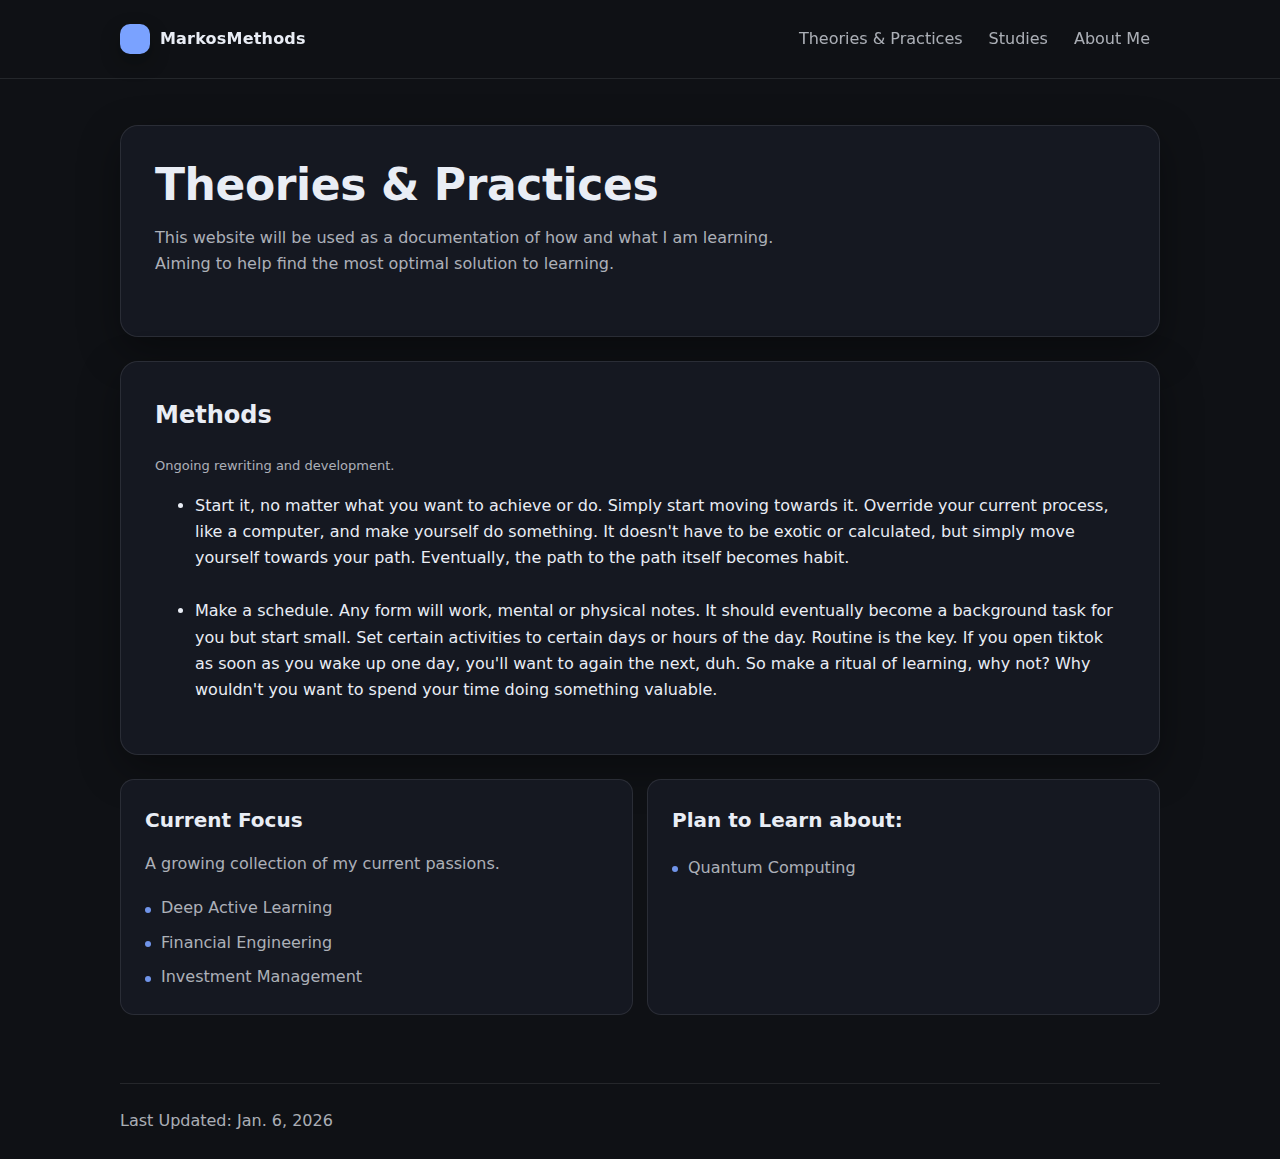
<file: index.html>
<!doctype html>
<html lang="en" data-theme="dark">
<head>
  <meta charset="utf-8" />
  <meta name="viewport" content="width=device-width, initial-scale=1" />
  <title>MarkosMethods - Theories & Practices</title>
  <meta name="description" content="MarkosMethods: notes, theories, practices, and projects from my learning journey." />
  <link rel="stylesheet" href="assets/css/styles.css" />
  <script defer src="assets/js/main.js"></script>
</head>
<body>
  <!-- Header -->
  <a class="skip-link" href="#content">Skip to content</a>
  <header class="header">
    <div class="container">
      <nav class="nav" aria-label="Primary">
        <a class="brand" href="index.html">
          <span class="logo" aria-hidden="true"></span>
          <span>MarkosMethods</span>
        </a>

        <div class="navlinks">
          <a data-nav href="index.html">Theories & Practices</a>
          <a data-nav href="projects.html">Studies</a>
                    <a data-nav href="About.html">About Me</a>


        </div>

     
      </nav>
    </div>
  </header>

  <main id="content" class="container">
    <section class="hero">
      <div class="hero-card">
        <div class="hero-inner">
          <h1>Theories & Practices</h1>
          <p class="lead">
            This website will be used as a documentation of how and what I am learning. <br>Aiming to help find the most optimal solution to learning.

          </p>
         
        </div>
      </div>
    </section>

<section class="article" aria-label="Starter content">
      <h2>Methods</h2>
      <p class="small">Ongoing rewriting and development.</p>
      <ul>
        <li>Start it, no matter what you want to achieve or do. Simply start moving towards it. Override your current process, like a computer, and make yourself do something. It doesn't have to be exotic or calculated,
            but simply move yourself towards your path. Eventually, the path to the path itself becomes habit.
        </li>
<br>
<li>Make a schedule. Any form will work, mental or physical notes. It should eventually become a background task for you but start small. Set certain activities to certain days or hours of the day.
    Routine is the key. If you open tiktok as soon as you wake up one day, you'll want to again the next, duh. So make a ritual of learning, why not? Why wouldn't you want to spend your time doing something
    valuable.
</li>

      </ul>
    </section>
   
    <section class="grid" aria-label="Highlights">
      <article class="card half">
        <h2>Current Focus</h2>
        <p>
          A growing collection of my current passions. 
        </p>
       <ul class="list-items">
              <li>Deep Active Learning</li>

  <li>Financial Engineering</li>
  <li>Investment Management</li>
</ul>
      </article>

      <article class="card half">
        <h2>Plan to Learn about:</h2>
        

       <ul class="list-items">
        <li>Quantum Computing</li>
</ul>

      </article>
<!-- 
      <article class="card third">
        <h3>Current Focus</h3>
        <ul class="list-items">
              <li>Deep Active Learning</li>

  <li>Financial Engineering</li>
</ul>
     <hr class="sep" />  
      </article>

     <article class="card third">
        <h3>What I Track</h3>
        <p>What I built, what broke, what I learned, what’s next.</p>
        <hr class="sep" />
        <p class="kbd">Ship → Review → Refactor</p>
      </article>
-->
      
    </section> 

    

    <div style="height:22px;"></div>

    <footer class="footer">
      <div>Last Updated: Jan. 6, 2026</div>
    </footer>
  </main>

  <script>
    document.getElementById("year").textContent = new Date().getFullYear();
  </script>
</body>
</html>
</file>
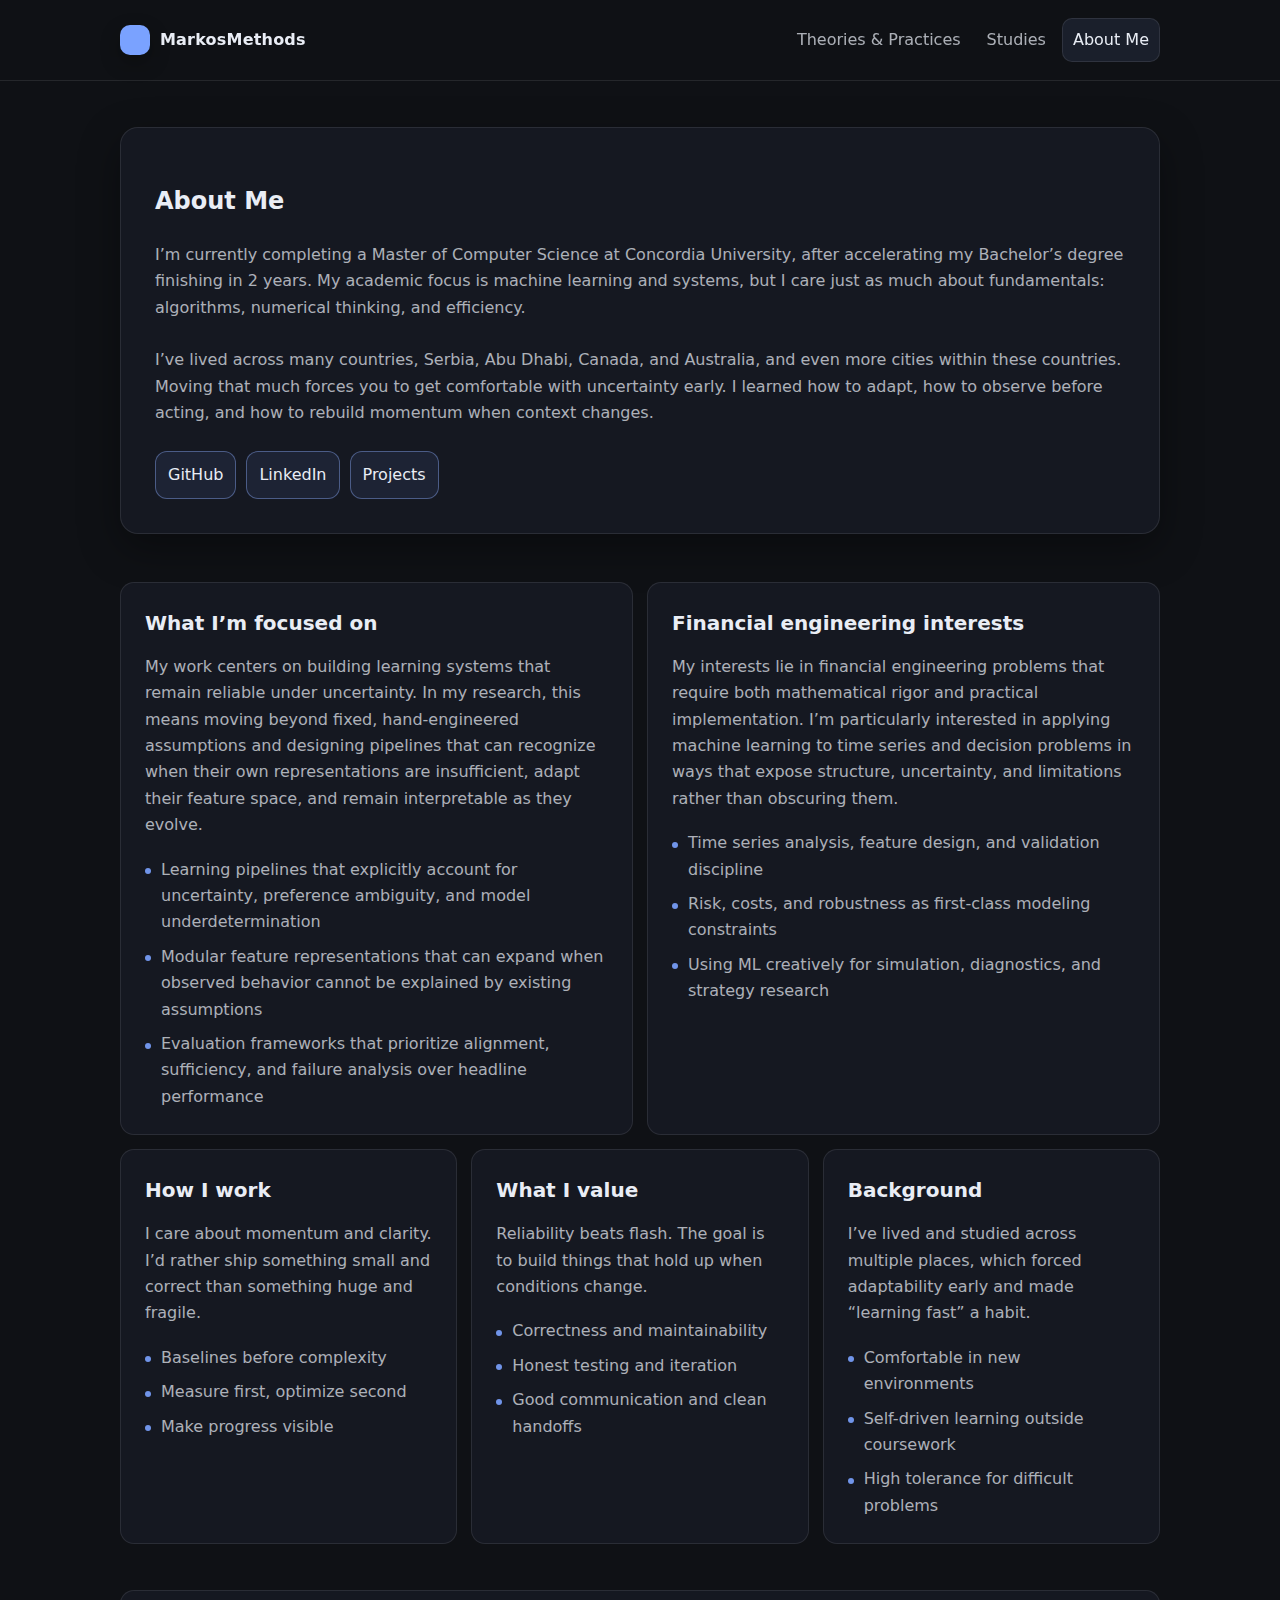
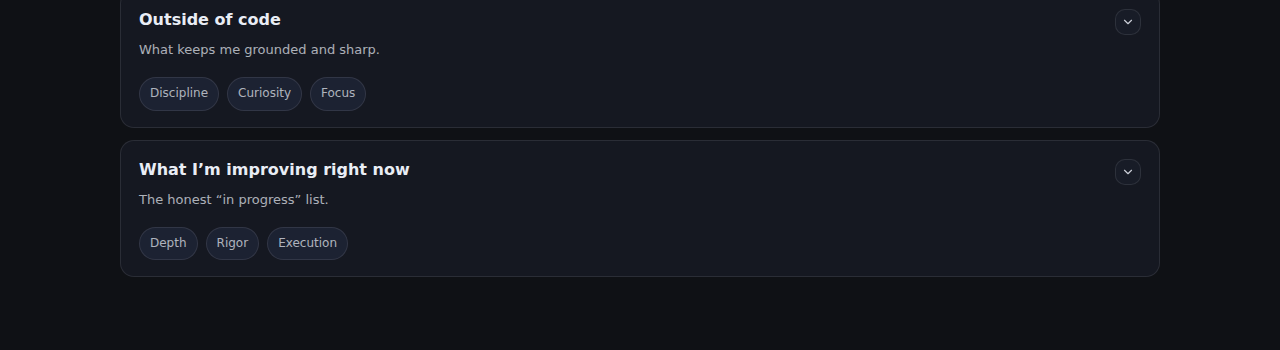
<file: About.html>
<!doctype html>
<html lang="en" data-theme="dark">
<head>
  <meta charset="utf-8" />
  <meta name="viewport" content="width=device-width, initial-scale=1" />
  <title>MarkosMethods — About Me</title>
  <meta name="description" content="About Marko Matijevic — CS master's student interested in ML systems, algorithms, and quantitative finance." />
  <link rel="stylesheet" href="assets/css/styles.css" />
  <script defer src="assets/js/main.js"></script>
</head>
<body>
  <a class="skip-link" href="#content">Skip to content</a>

  <header class="header">
    <div class="container">
      <nav class="nav" aria-label="Primary">
        <a class="brand" href="index.html">
          <span class="logo" aria-hidden="true"></span>
          <span>MarkosMethods</span>
        </a>

        <div class="navlinks">
          <a data-nav href="index.html">Theories & Practices</a>
          <a data-nav href="projects.html">Studies</a>
          <a data-nav href="About.html" aria-current="page">About Me</a>
        </div>

       
      </nav>
    </div>
  </header>

  <main id="content" class="container">
  <section class="hero">
    <div class="hero-card">
      <h2>About Me</h2>
      <p class="lead2">
        I’m currently completing a Master of Computer Science at Concordia University, after
        accelerating my Bachelor’s degree finishing in 2 years. My academic focus is machine learning and systems,
        but I care just as much about fundamentals: algorithms, numerical thinking, and efficiency.
      
<br><br>
      
        I’ve lived across many countries, Serbia, Abu Dhabi, Canada, and Australia, and even more cities within these countries.
        Moving that much forces you to get comfortable with uncertainty early. I learned how to adapt, how to observe before acting, and how to rebuild momentum when context changes.
      
      </p>

      

      <div style="display:flex; gap:10px; flex-wrap:wrap; margin-top: var(--s3);">
        <a class="btn primary" href="https://github.com/marko-604" target="_blank" rel="noopener noreferrer">GitHub</a>
        <a class="btn primary" href="https://www.linkedin.com/in/marko-matijevic-257529296/" target="_blank" rel="noopener noreferrer">LinkedIn</a>
        <a class="btn primary" href="https://marko-604.github.io/" target="_blank" rel="noopener noreferrer">Projects</a>
      </div>
    </div>
  </section>

  <section class="grid" aria-label="About overview">
    <article class="card half">
      <h2>What I’m focused on</h2>
      <p>
       My work centers on building learning systems that remain reliable under uncertainty. In my research, this means moving beyond fixed, hand-engineered assumptions and designing pipelines that can recognize when their own representations are insufficient, adapt their feature space, and remain interpretable as they evolve.
      </p>
      <ul class="list-items">
        <li>Learning pipelines that explicitly account for uncertainty, preference ambiguity, and model underdetermination</li>
        <li>Modular feature representations that can expand when observed behavior cannot be explained by existing assumptions</li>
        <li>Evaluation frameworks that prioritize alignment, sufficiency, and failure analysis over headline performance</li>
      </ul>
    </article>

    <article class="card half">
  <h2>Financial engineering interests</h2>
  <p>
    My interests lie in financial engineering problems that require both mathematical rigor and practical
    implementation. I’m particularly interested in applying machine learning to time series and decision problems
    in ways that expose structure, uncertainty, and limitations rather than obscuring them.
  </p>
  <ul class="list-items">
    <li>Time series analysis, feature design, and validation discipline</li>
    <li>Risk, costs, and robustness as first-class modeling constraints</li>
    <li>Using ML creatively for simulation, diagnostics, and strategy research</li>
  </ul>
</article>


    <article class="card third">
      <h2>How I work</h2>
      <p>
        I care about momentum and clarity. I’d rather ship something small and correct than something huge and fragile.
      </p>
      <ul class="list-items">
        <li>Baselines before complexity</li>
        <li>Measure first, optimize second</li>
        <li>Make progress visible</li>
      </ul>
    </article>

    <article class="card third">
      <h2>What I value</h2>
      <p>
        Reliability beats flash. The goal is to build things that hold up when conditions change.
      </p>
      <ul class="list-items">
        <li>Correctness and maintainability</li>
        <li>Honest testing and iteration</li>
        <li>Good communication and clean handoffs</li>
      </ul>
    </article>

    <article class="card third">
      <h2>Background</h2>
      <p>
        I’ve lived and studied across multiple places, which forced adaptability early and made “learning fast” a habit.
      </p>
      <ul class="list-items">
        <li>Comfortable in new environments</li>
        <li>Self-driven learning outside coursework</li>
        <li>High tolerance for difficult problems</li>
      </ul>
    </article>
  </section>



  <section class="accordion" aria-label="More about me">
    <details class="study">
      <summary>
        <div class="summary-main">
          <div class="summary-title">Outside of code</div>
          <div class="summary-sub">What keeps me grounded and sharp.</div>
          <div class="pills" aria-hidden="true">
            <span class="pill">Discipline</span>
            <span class="pill">Curiosity</span>
            <span class="pill">Focus</span>
          </div>
        </div>
        <span class="chev" aria-hidden="true">
          <svg viewBox="0 0 24 24" fill="none">
            <path d="M6 9l6 6 6-6" stroke="currentColor" stroke-width="2"
                  stroke-linecap="round" stroke-linejoin="round"/>
          </svg>
        </span>
      </summary>

      <div class="study-body">
        <ul class="list-items">
          <li>Consistency habits: showing up even when motivation isn’t there</li>
          <li>Curiosity habits: feeding into new hobbies to keep my drive for learning high.</li>
          <li>Reflection practices like meditation to keep attention under control</li>
          <li>I am starting to learn how to play the piano, very poorly, but the start has begun.</li>
          <li>I am learning how to speak new languages, with a focus right now on Portugese.</li>
        </ul>
      </div>
    </details>

    <details class="study">
      <summary>
        <div class="summary-main">
          <div class="summary-title">What I’m improving right now</div>
          <div class="summary-sub">The honest “in progress” list.</div>
          <div class="pills" aria-hidden="true">
            <span class="pill">Depth</span>
            <span class="pill">Rigor</span>
            <span class="pill">Execution</span>
          </div>
        </div>
        <span class="chev" aria-hidden="true">
          <svg viewBox="0 0 24 24" fill="none">
            <path d="M6 9l6 6 6-6" stroke="currentColor" stroke-width="2"
                  stroke-linecap="round" stroke-linejoin="round"/>
          </svg>
        </span>
      </summary>

      <div class="study-body">
        <ul class="list-items">
          <li>Stronger fundamentals: numerical methods, algorithms, probability</li>
          <li>Better documentation so projects stay reusable over time</li>
                    <li>More disciplined evaluation: less guessing, more testing</li>
         
        </ul>
      </div>
    </details>
  </section>
<footer>
  <p> <br></p>
</footer>
 
</main>
</body>
</html>
</file>
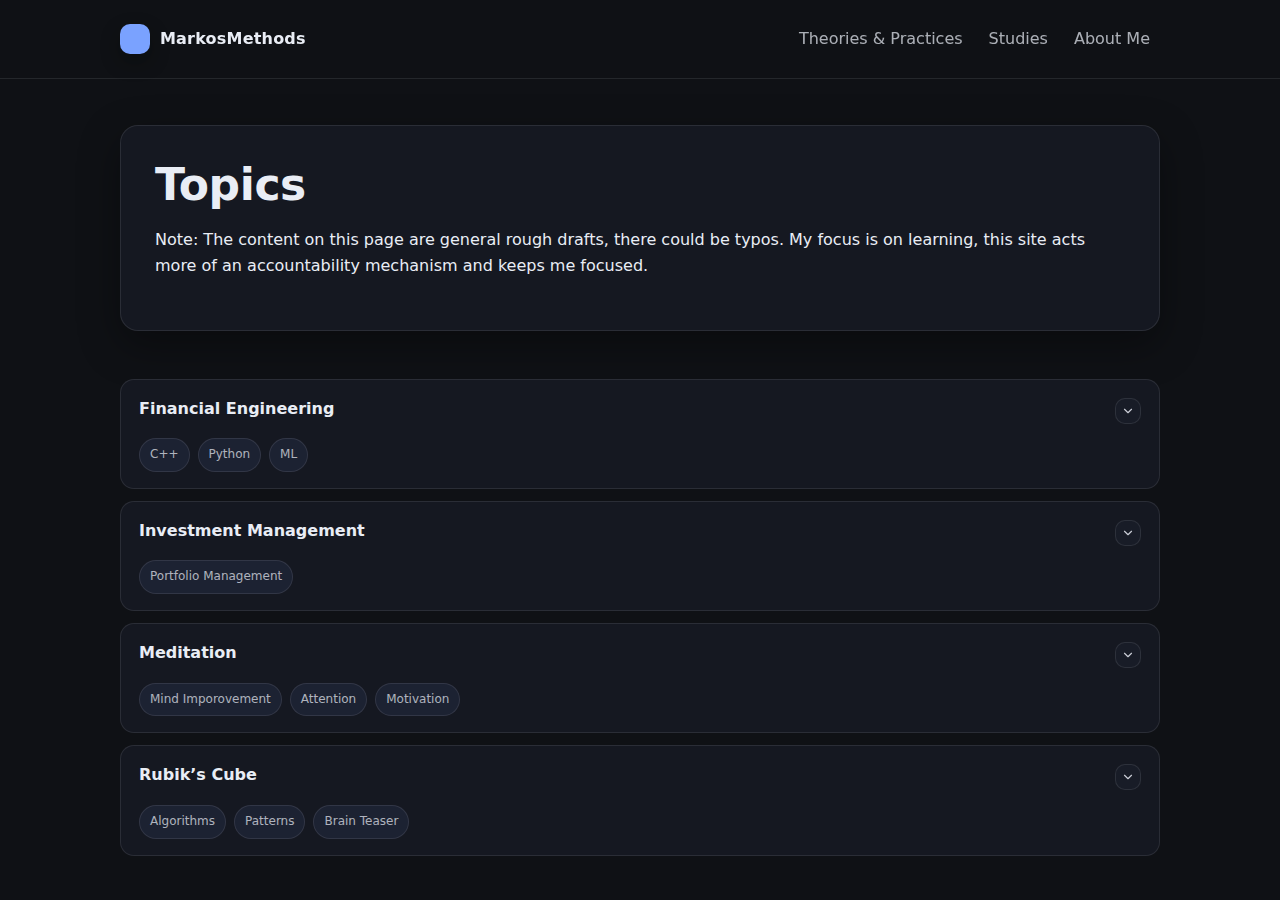
<file: projects.html>
<!doctype html>
<html lang="en" data-theme="dark">
<head>
  <meta charset="utf-8" />
  <meta name="viewport" content="width=device-width, initial-scale=1" />
  <title>MarkosMethods - Studies</title>
  <meta name="description" content="Focused study notes and experiments by MarkosMethods." />
  <link rel="stylesheet" href="assets/css/styles.css" />
  <script defer src="assets/js/main.js"></script>
</head>
<body>
  <a class="skip-link" href="#content">Skip to content</a>

  <header class="header">
    <div class="container">
      <nav class="nav" aria-label="Primary">
        <a class="brand" href="index.html">
          <span class="logo" aria-hidden="true"></span>
          <span>MarkosMethods</span>
        </a>

        <div class="navlinks">
          <a data-nav href="index.html">Theories & Practices</a>
          <a data-nav href="projects.html">Studies</a>
                    <a data-nav href="About.html">About Me</a>

        </div>

        
      </nav>
    </div>
  </header>

  <main id="content" class="container">
    <section class="hero">
      <div class="hero-card">
        <h1>Topics</h1>
        <p>Note: The content on this page are general rough drafts, there could be typos. My focus is on learning, this site acts more of 
          an accountability mechanism and keeps me focused.
        </p>
       <!-- <p class="lead">
          Each section is a topic I have or am pursuing.
        </p>-->
      </div>
    </section>

    <section class="accordion" aria-label="Study topics">

      <!-- STUDY 1 -->
      <details class="study">
        <summary>
          <div class="summary-main">
            <div class="summary-title">Financial Engineering</div>
            <!-- <div class="summary-sub">Input buffering, coyote time, acceleration curves, jump tuning.</div> -->
            <div class="pills" aria-hidden="true">
              <span class="pill">C++</span>
              <span class="pill">Python</span>
              <span class="pill">ML</span>
            </div>
          </div>

          <span class="chev" aria-hidden="true">
            <svg viewBox="0 0 24 24" fill="none">
              <path d="M6 9l6 6 6-6" stroke="currentColor" stroke-width="2" stroke-linecap="round" stroke-linejoin="round"/>
            </svg>
          </span>
        </summary>

        <div class="study-body">
          <p>
            Goals: Learn about and break into quant and develop my own strategy & enviroment.
          </p>

          <div class="study-grid">
            <div class="study-panel">
              <h3>Study Guide:</h3>
              <ul>
                <li>One topic. One hour. One Day.</li>
                <li>Regularly cycle between 2 subjects.</li>
                <li>Review concepts for subject 1 on Saturday and subject 2 on Sunday.</li>
                
              </ul>
            </div>
           <div class="study-panel half">
  <h3>Theory to Study</h3>

  <ul class="course-list">
    

    <li class="course">
      <span class="course-title">Stochastic Processes</span>
      <span class="course-sub">Markov chains, Brownian motion, martingales</span>
    </li>

    <li class="course">
      <span class="course-title">Stochastic Calculus</span>
      <span class="course-sub">Ito calculus, SDEs, continuous-time models</span>
    </li>

    <li class="course">
      <span class="course-title">Time Series Analysis</span>
      <span class="course-sub">Stationarity, ARIMA, volatility modeling</span>
    </li>

    <li class="course">
      <span class="course-title">Market Microstructure</span>
      <span class="course-sub">Order books, liquidity, transaction costs</span>
    </li>
  </ul>
</div>


            <div class="study-panel half">
              <h3>Theory Studied</h3>
              
                        <ul class="course-list">
    <li class="course">

      <span class="course-title">Financial Mathematics  <span class="kbd">in progress</span> </span>
      <span class="course-sub">No-arbitrage pricing, replication, derivatives</span>
    </li>

                        

</ul>


            </div>

            <div class="study-panel half">
  <h3>Books to Read</h3>
  <p>List of books I plan to read. Unlikely to change until the current reading is finished.</p>

  <ul class="book-list">
    <li class="book">
      <span class="book-title">Introduction to C++ for Financial Engineers</span>
      <span class="book-author">Daniel J. Duffy</span>
    </li>

    </ul>
</div>


            <div class="study-panel half">
  <h3>Books In-Progress / Complete</h3>

  <ul class="book-list">
    <li class="book">
      <span class="book-title">Statistics of Financial Markets   <span class="kbd">in progress</span>  </span>
      <span class="book-author">
        Jürgen Franke, Wolfgang Härdle, Christian M. Hafner
      </span>
    </li>
  </ul>
</div>

            

            <!-- <div class="study-panel">
              <h3>Links</h3>
              <ul>
                <li><a href="#" target="_blank" rel="noopener noreferrer">Demo build</a></li>
                <li><a href="#" target="_blank" rel="noopener noreferrer">Related repo / prototype</a></li>
                <li><a href="journey.html">Log updates in Journey</a></li>
              </ul>
            </div> -->
          </div>
        </div>
      </details>





















<details class="study">
        <summary>
          <div class="summary-main">
            <div class="summary-title">Investment Management</div>
            
            <div class="pills" aria-hidden="true">
              <span class="pill">Portfolio Management</span>
            </div>
            
          </div>

          <span class="chev" aria-hidden="true">
            <svg viewBox="0 0 24 24" fill="none">
              <path d="M6 9l6 6 6-6" stroke="currentColor" stroke-width="2" stroke-linecap="round" stroke-linejoin="round"/>
            </svg>
          </span>
        </summary>

        <div class="study-body">
          <p>
            Goals: Learn about and break into investment management.
          </p>

          <div class="study-grid">
            <div class="study-panel">
              <h3>Study Guide:</h3>
              <ul>
                <li>One topic. One hour. One Day.</li>
                <li>Regularly cycle between 2 subjects.</li>
                <li>Review concepts for subject 1 on Saturday and subject 2 on Sunday.</li>
                
              </ul>
            </div>
           


            

            <div class="study-panel half">
  <h3>Books to Read</h3>
  <p>List of books I plan to read. Unlikely to change until the current reading is finished.</p>

  <ul class="book-list">
    <li class="book">
    <!--  <span class="book-title">Introduction to C++ for Financial Engineers</span>
      <span class="book-author">Daniel J. Duffy</span> -->
    </li>

    </ul>
</div>


            <div class="study-panel half">
  <h3>Books In-Progress / Complete</h3>

  <ul class="book-list">
    <li class="book">
      <span class="book-title">Investment Management<span class="kbd">in progress</span>  </span>
      <span class="book-author">
        Stephen Lofthouse
      </span>
    </li>
  </ul>
</div>

            

            <!-- <div class="study-panel">
              <h3>Links</h3>
              <ul>
                <li><a href="#" target="_blank" rel="noopener noreferrer">Demo build</a></li>
                <li><a href="#" target="_blank" rel="noopener noreferrer">Related repo / prototype</a></li>
                <li><a href="journey.html">Log updates in Journey</a></li>
              </ul>
            </div> -->
          </div>
        </div>
      </details>

















































<details class="study">
        <summary>
          <div class="summary-main">
            <div class="summary-title"> Meditation</div>
            
            
            <div class="pills" aria-hidden="true">
              <span class="pill">Mind Imporovement</span>
              <span class="pill">Attention</span>
                <span class="pill">Motivation</span>

              
            </div>
            
          </div>

          <span class="chev" aria-hidden="true">
            <svg viewBox="0 0 24 24" fill="none">
              <path d="M6 9l6 6 6-6" stroke="currentColor" stroke-width="2" stroke-linecap="round" stroke-linejoin="round"/>
            </svg>
          </span>
        </summary>



        


        <div class="study-body">
          <p>Goal: "Reclaim" the mind and enable unrestricted thought.</p>

          
          <div class="study-grid">


            <div class="study-panel">
        <h3>Deep-Dive</h3>
            <ul>
          <li>The core of meditation is built on the idea of freeing the mind. Many will argue, "I can't meditate I think too much", but thats exactly who can most benefit.
          </li>
          <li>In order to follow the best sequence for true mental progress is: <ol> <li>The body</li> <li>The mind</li> <li>The soul</li></ol> 
        
          Obviously, each step takes more and more "effort". Not to discourage the 'user', but to my knowledge, only very very few can even get to the mental stage, and the soul stage is what Jesus was able to achieve.
        
          <br> Fortunately, the body stage is "fairly" easy to practice. You should note that this 'freeing' feeling should not be chased. It should seek you. You will know when you need to
          participate. Each person needs to find their own zone of meditation.
        </li>

        <li>

Meditation can be easily practiced, there is no time constraint, no physical constraint, and no obligations. All it takes is spending some time in your own head.          
        </li>

        <li>

          Meditation doesn't have to be a fancy thing. If you're on the metro or bus, try to close your eyes and tune out the world around you, picture yourself elsewhere, and try your hardest to "convince" yourself of that altered reality. That process is what meditation is, except for wherever you are. Becoming 'nothing' is the goal.


        </li>
        </ul>


            </div>

      <div class="study-panel">
        <h3>The Body - Becoming 'Nothing'</h3>
            <ul>
              
              <li>This state is not an end goal, it is a process, but understanding the process is a key the success of your meditation. Similarly mentioned before, tuning out 
                world around you is part of that nothing. 
              </li>
              <li>To reach this state, it really depends what your brain is most comfortable with, but an example I think most people will understand for framing their own process is trying to
                picture yourself doing something that shouldn't be physically possible, literally. Walking on water or air or walking through a wall, something comfortable and imaginable. To be able to do any of those, you must become 
                'one' with the air and the world around you. Thus leading you to the state of nothing.
        
              </li>
              <br>
              <li>To my current knowledge, this would cover the 'body' section, though even this is hard to learn and even harder to master and the next step is much harder. </li>
            </ul>

</div>

<div class="study-panel">
        <h3>The Mind - </h3>
            <ul>
             
              <li>The mind is still a mystery to me personally. I have no experience in this realm, at least not intentionally, so what I share onwards will be notes of my attempts and pathways that I try to take to accomplish this feat.</li>
             
            </ul>

</div>

      

        </div>
      </details>









































      <!-- STUDY: Rubik’s Cube -->
<details class="study">
  <summary>
    <div class="summary-main">
      <div class="summary-title">Rubik’s Cube</div>
      <div class="pills" aria-hidden="true">
        <span class="pill">Algorithms</span>
        <span class="pill">Patterns</span>
        <span class="pill">Brain Teaser</span>
      </div>
    </div>

    <span class="chev" aria-hidden="true">
      <svg viewBox="0 0 24 24" fill="none">
        <path d="M6 9l6 6 6-6" stroke="currentColor" stroke-width="2"
              stroke-linecap="round" stroke-linejoin="round"/>
      </svg>
    </span>
  </summary>

  <div class="study-body">
    <p>
      Goal: understand the cube well enough to solve it consistently and efficiently,
      not just memorize moves.
    </p>

    <div class="study-grid">
      <div class="study-panel half">
        <h3>Focus</h3>
        <ul>
          <li>Algorithm recognition</li>
        </ul>
      </div>

      <div class="study-panel half">
        <h3>Practice</h3>
        <ul>
          <li>Slow & guided solves to learn patterns</li>
        </ul>
      </div>

      <div class="study-panel">
        <h3>Rules I’m keeping</h3>
        <ul>
          <li>Understand why an algorithm works before grinding it.</li>
         
        </ul>
      </div>
    </div>
  </div>
</details>


      <!-- STUDY TEMPLATE (copy/paste this block) 
      <details class="study">
        <summary>
          <div class="summary-main">
            <div class="summary-title">Study Title</div>
            <div class="summary-sub">One sentence describing what you’re learning.</div>
            optional pills 
            
            <div class="pills" aria-hidden="true">
              <span class="pill">Tag</span>
              <span class="pill">Tag</span>
            </div>
            
          </div>

          <span class="chev" aria-hidden="true">
            <svg viewBox="0 0 24 24" fill="none">
              <path d="M6 9l6 6 6-6" stroke="currentColor" stroke-width="2" stroke-linecap="round" stroke-linejoin="round"/>
            </svg>
          </span>
        </summary>

        <div class="study-body">
          <p>Goal: what “done for now” looks like.</p>

          <div class="study-grid">
            <div class="study-panel half">
              <h3>Questions</h3>
              <ul>
                <li>Question 1</li>
                <li>Question 2</li>
              </ul>
            </div>

            <div class="study-panel half">
              <h3>Experiments</h3>
              <ul>
                <li>Experiment 1</li>
                <li>Experiment 2</li>
              </ul>
            </div>

            <div class="study-panel">
              <h3>Rules I’m keeping (for now)</h3>
              <ul>
                <li>Rule 1</li>
                <li>Rule 2</li>
              </ul>
            </div>
          </div>
        </div>
      </details>-->

    </section>

    


  </main>
</body>
</html>
</file>
<file: assets/css/styles.css>
/* MarkosMethods — calm, editorial, human */

:root{
  /* color */
  --bg: #0f1115;
  --surface: #151821;
  --surface2: #1a1f2b;
  --text: #e9edf5;
  --muted: rgba(233,237,245,.72);
  --border: rgba(233,237,245,.10);

  /* one accent, used intentionally */
  --accent: #7aa2ff;       /* calm periwinkle */
  --accent-soft: rgba(122,162,255,.14);

  /* layout */
  --max: 1040px;
  --radius: 14px;
  --shadow: 0 14px 40px rgba(0,0,0,.35);

  /* type scale */
  --h1: clamp(30px, 4vw, 44px);
  --h2: 20px;
  --h3: 16px;
  --body: 16px;
  --small: 13px;

  /* spacing rhythm */
  --s-1: 6px;
  --s0: 10px;
  --s1: 14px;
  --s2: 18px;
  --s3: 24px;
  --s4: 34px;
  --s5: 46px;
}

/* optional light theme */
[data-theme="light"]{
  --bg: #fbfbfd;
  --surface: #ffffff;
  --surface2: #f6f7fb;
  --text: #111319;
  --muted: rgba(17,19,25,.70);
  --border: rgba(17,19,25,.10);
  --shadow: 0 14px 40px rgba(17,19,25,.12);
  --accent: #2f6bff;
  --accent-soft: rgba(47,107,255,.12);
}

*{ box-sizing:border-box; }
html,body{ height:100%; }

body{
  margin:0;
  font-family: ui-sans-serif, system-ui, -apple-system, Segoe UI, Roboto, Helvetica, Arial;
  font-size: var(--body);
  line-height: 1.65;
  background: var(--bg);
  color: var(--text);
}

a{ color: inherit; }
a:hover{ text-decoration: none; }

.container{
  width: min(var(--max), calc(100% - 40px));
  margin: 0 auto;
}

.skip-link{
  position:absolute; left:-9999px; top:auto; width:1px; height:1px; overflow:hidden;
}
.skip-link:focus{
  left:16px; top:16px; width:auto; height:auto;
  background: var(--surface);
  border:1px solid var(--border);
  padding:10px 12px;
  border-radius: 12px;
  z-index: 9999;
}

/* header */
.header{
  position: sticky;
  top:0;
  background: color-mix(in srgb, var(--bg) 86%, transparent);
  backdrop-filter: blur(10px);
  border-bottom: 1px solid var(--border);
  z-index: 50;
}

.nav{
  display:flex;
  align-items:center;
  justify-content:space-between;
  gap: var(--s2);
  padding: var(--s2) 0;
}

.brand{
  display:flex;
  align-items:center;
  gap: 10px;
  font-weight: 750;
  letter-spacing: .2px;
  text-decoration:none;
}

.logo{
  width: 30px;
  height: 30px;
  border-radius: 10px;
  background: var(--accent);
  box-shadow: 0 8px 20px rgba(0,0,0,.25);
}

/* nav links */
.navlinks{
  display:flex;
  align-items:center;
  gap: 6px;
  flex-wrap: wrap;
}

.navlinks a{
  text-decoration:none;
  color: var(--muted);
  padding: 8px 10px;
  border-radius: 10px;
}

.navlinks a:hover{
  color: var(--text);
  background: color-mix(in srgb, var(--surface2) 70%, transparent);
}

.navlinks a[aria-current="page"]{
  color: var(--text);
  background: var(--surface2);
  border: 1px solid var(--border);
}

.actions{
  display:flex;
  align-items:center;
  gap: 10px;
}

/* buttons */
.btn{
  display:inline-flex;
  align-items:center;
  justify-content:center;
  gap: 10px;
  padding: 10px 12px;
  border-radius: 12px;
  border: 1px solid var(--border);
  background: var(--surface);
  color: var(--text);
  cursor:pointer;
  text-decoration:none;
}

.btn:hover{
  background: var(--surface2);
}

.btn.primary{
  border-color: color-mix(in srgb, var(--accent) 35%, var(--border));
  background: color-mix(in srgb, var(--accent-soft) 60%, var(--surface));
}

.btn.primary:hover{
  background: color-mix(in srgb, var(--accent-soft) 85%, var(--surface2));
}

/* hero */
.hero{ padding: var(--s5) 0 var(--s3); }

.hero-card{
  background: var(--surface);
  border: 1px solid var(--border);
  border-radius: 18px;
  padding: var(--s4);
  box-shadow: var(--shadow);
}

h1{
  margin:0 0 var(--s1);
  font-size: var(--h1);
  line-height: 1.15;
  letter-spacing: -0.4px;
}

.lead{
  margin:0 0 var(--s3);
  max-width: 70ch;
  color: var(--muted);
}
.lead2{
  margin:0 0 var(--s3);
  color: var(--muted);
}

/* layout cards */
.grid{
  display:grid;
  grid-template-columns: repeat(12, 1fr);
  gap: 14px;
  margin: var(--s3) 0 var(--s5);
}

.card{
  grid-column: span 12;
  background: var(--surface);
  border: 1px solid var(--border);
  border-radius: var(--radius);
  padding: var(--s3);
}

@media (min-width: 900px){
  .card.half{ grid-column: span 6; }
  .card.third{ grid-column: span 4; }
}

.card h2{ margin:0 0 var(--s1); font-size: var(--h2); }
.card h3{ margin:0 0 var(--s1); font-size: var(--h3); }
.card p{ margin:0; color: var(--muted); }


/* Real lists (replace pill tags) */
.list-items{
  margin: var(--s2) 0 0;
  padding: 0;
  list-style: none;
  display: grid;
  gap: 8px;
}

.list-items li{
  position: relative;
  padding-left: 16px;
  color: var(--muted);
}

.list-items li::before{
  content: "";
  position: absolute;
  left: 0;
  top: 0.72em;
  width: 6px;
  height: 6px;
  border-radius: 999px;
  background: var(--accent);
  opacity: 0.9;
}


/* subtle inline “kbd” style */
.kbd{
  font-family: ui-monospace, SFMono-Regular, Menlo, Monaco, Consolas, "Liberation Mono", monospace;
  font-size: 12px;
  padding: 2px 8px;
  border-radius: 10px;
  border: 1px solid var(--border);
  background: color-mix(in srgb, var(--surface2) 65%, transparent);
  color: var(--muted);
}

/* tags */
.tags{
  display:flex;
  flex-wrap:wrap;
  gap: 8px;
  margin-top: var(--s2);
}
.tag{
  font-size: 12px;
  padding: 6px 10px;
  border-radius: 999px;
  border: 1px solid var(--border);
  background: color-mix(in srgb, var(--surface2) 70%, transparent);
  color: var(--muted);
}

/* projects list */
.list{
  display:grid;
  grid-template-columns: repeat(12, 1fr);
  gap: 14px;
}

.project{
  grid-column: span 12;
  display:flex;
  gap: var(--s2);
  padding: var(--s3);
  border-radius: var(--radius);
  border: 1px solid var(--border);
  background: var(--surface);
}

@media (min-width: 900px){
  .project{ grid-column: span 6; }
}

.badge{
  width: 44px;
  height: 44px;
  border-radius: 14px;
  display:flex;
  align-items:center;
  justify-content:center;
  font-weight: 800;
  background: color-mix(in srgb, var(--accent-soft) 90%, var(--surface2));
  border: 1px solid color-mix(in srgb, var(--accent) 35%, var(--border));
  color: var(--text);
}

.project h3{ margin:0 0 6px; }
.project .meta{ margin:0 0 10px; color: var(--muted); font-size: var(--small); }
.project .links{ display:flex; gap: 10px; flex-wrap:wrap; margin-top: var(--s2); }

/* article */
.article{
  background: var(--surface);
  border: 1px solid var(--border);
  border-radius: 18px;
  padding: var(--s4);
  box-shadow: var(--shadow);
}

.article h2{ margin-top:0; }
.small{ color: var(--muted); font-size: var(--small); }

/* footer */
.footer{
  border-top: 1px solid var(--border);
  padding: var(--s3) 0;
  color: var(--muted);
}


/* Collapsible "FAQ" sections */
.accordion{
  display:grid;
  gap: 12px;
  margin: var(--s3) 0 var(--s5);
}

details.study{
  background: var(--surface);
  border: 1px solid var(--border);
  border-radius: var(--radius);
  overflow: hidden;
}

details.study > summary{
  list-style: none;
  cursor: pointer;
  padding: 16px 18px;
  display:flex;
  align-items:flex-start;
  justify-content:space-between;
  gap: 14px;
}

details.study > summary::-webkit-details-marker{ display:none; }

.summary-main{
  display:flex;
  flex-direction:column;
  gap: 6px;
}

.summary-title{
  font-weight: 750;
}

.summary-sub{
  color: var(--muted);
  font-size: var(--small);
}

.chev{
  flex: 0 0 auto;
  width: 26px;
  height: 26px;
  border-radius: 10px;
  border: 1px solid var(--border);
  background: color-mix(in srgb, var(--surface2) 60%, transparent);
  display:flex;
  align-items:center;
  justify-content:center;
  margin-top: 2px;
}

.chev svg{
  width: 14px;
  height: 14px;
  opacity: .85;
  transition: transform .18s ease;
}

details.study[open] .chev svg{
  transform: rotate(180deg);
}

.study-body{
  border-top: 1px solid var(--border);
  padding: 16px 18px 18px;
}

.study-body p{
  margin: 0 0 12px;
  color: var(--muted);
}

.study-grid{
  display:grid;
  grid-template-columns: repeat(12, 1fr);
  gap: 12px;
  margin-top: 12px;
}

.study-panel{
  grid-column: span 12;
  border: 1px solid var(--border);
  border-radius: 12px;
  background: color-mix(in srgb, var(--surface2) 55%, transparent);
  padding: 14px;
}

@media (min-width: 900px){
  .study-panel.half{ grid-column: span 6; }
}

.study-panel h3{
  margin: 0 0 8px;
  font-size: var(--h3);
}

.study-panel ul{
  margin: 0;
  padding-left: 18px;
  color: var(--muted);
}

.study-panel li{ margin: 6px 0; }

.pills{
  display:flex;
  flex-wrap:wrap;
  gap: 8px;
  margin-top: 10px;
}

.pill{
  font-size: 12px;
  padding: 6px 10px;
  border-radius: 999px;
  border: 1px solid var(--border);
  background: color-mix(in srgb, var(--accent-soft) 55%, var(--surface));
  color: var(--muted);
}


/* Book lists */
.book-list{
  margin: var(--s2) 0 0;
  padding: 0;
  list-style: none;
  display: grid;
  gap: 14px;
}

.book{
  padding-left: 14px;
  border-left: 2px solid var(--accent);
}

.book-title{
  display: block;
  font-weight: 650;
  line-height: 1.4;
}

.book-author{
  display: block;
  margin-top: 2px;
  font-size: var(--small);
  color: var(--muted);
}

/* Course lists (theory / classes) */
.course-list{
  margin: var(--s2) 0 0;
  padding: 0;
  list-style: none;
  display: grid;
  gap: 14px;
}

.course{
  padding-left: 14px;
  border-left: 2px solid var(--accent);
}

.course-title{
  display: block;
  font-weight: 650;
  line-height: 1.4;
}

.course-sub{
  display: block;
  margin-top: 2px;
  font-size: var(--small);
  color: var(--muted);
}
</file>
